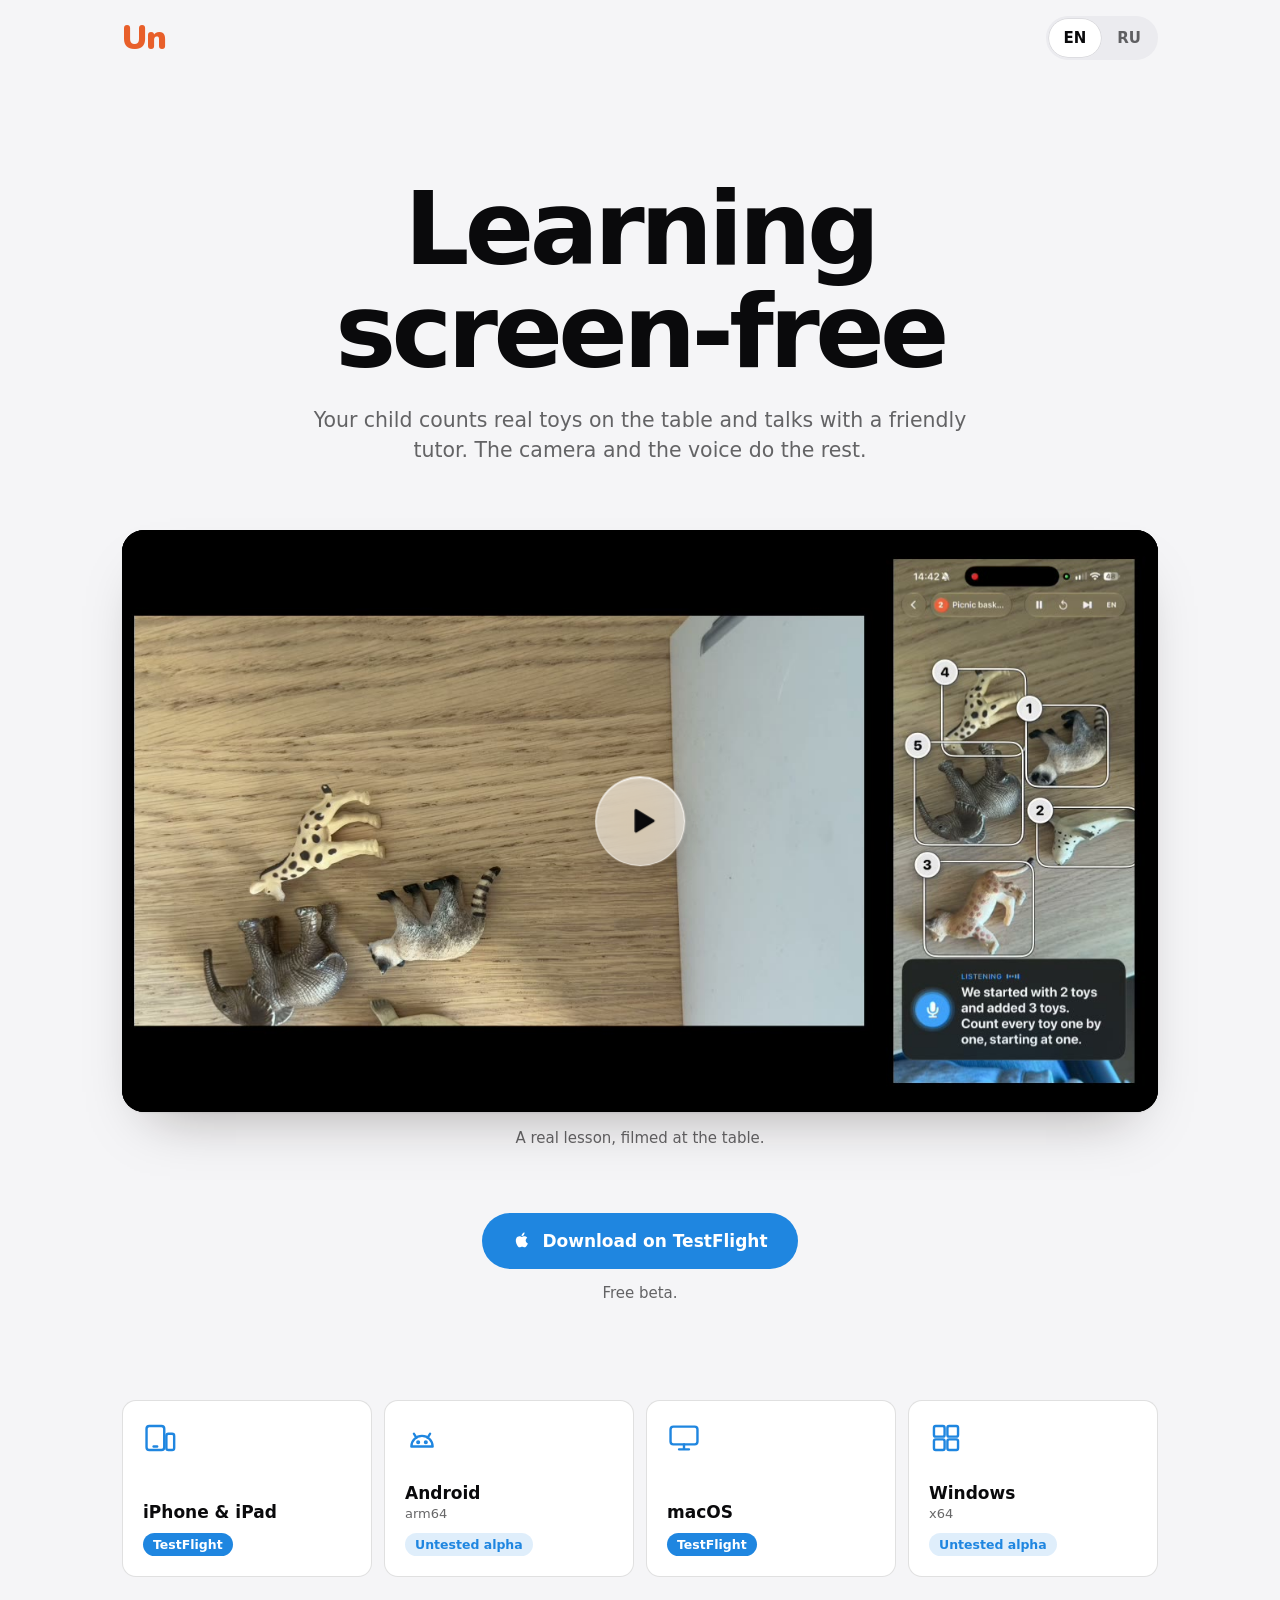
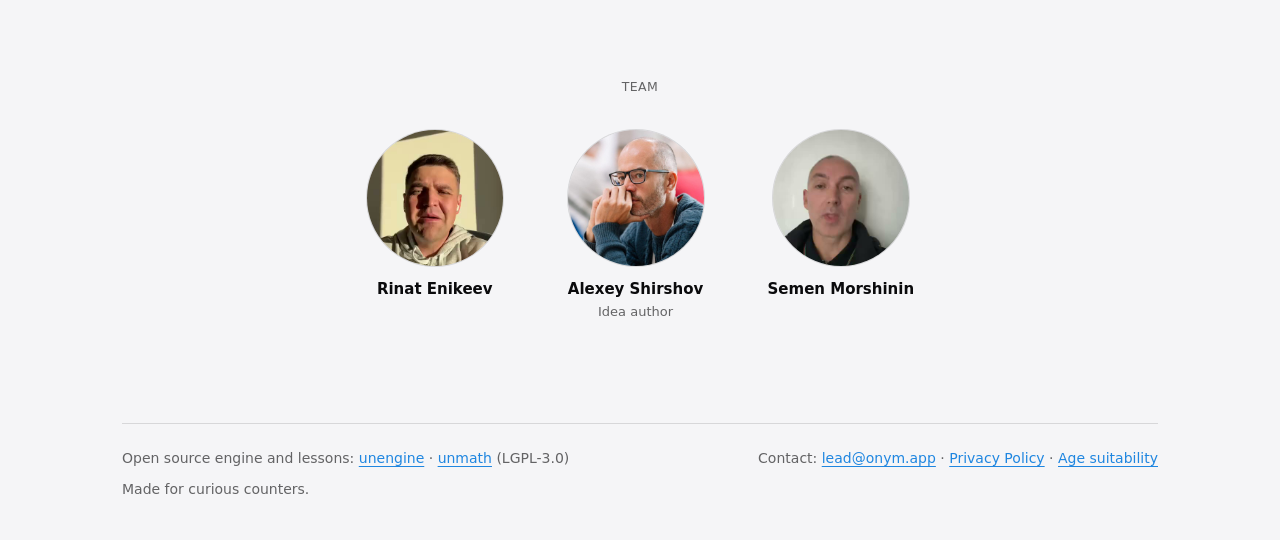
<file: index.html>
<!DOCTYPE html>
<html lang="en">
<head>
<meta charset="utf-8">
<meta name="viewport" content="width=device-width, initial-scale=1">
<title>Un — Learning screen-free</title>
<meta name="description" content="Your child counts real toys on the table and talks with a friendly tutor. The camera and the voice do the rest.">
<meta name="theme-color" content="#f5f5f7" media="(prefers-color-scheme: light)">
<meta name="theme-color" content="#0e0e10" media="(prefers-color-scheme: dark)">
<link rel="icon" href="data:image/svg+xml,%3Csvg xmlns='http://www.w3.org/2000/svg' viewBox='0 0 64 64'%3E%3Crect width='64' height='64' rx='14' fill='%23e85f2a'/%3E%3Ctext x='32' y='44' font-family='system-ui,sans-serif' font-weight='900' font-size='32' text-anchor='middle' fill='white'%3EUn%3C/text%3E%3C/svg%3E">
<link rel="stylesheet" href="/styles.css">
</head>
<body>
<div class="un-site">
<div class="wrap">

  <header class="header">
    <a class="wordmark" href="/" aria-label="Un">Un</a>
    <div class="lang" role="radiogroup" data-i18n-aria="language" aria-label="Language">
      <button type="button" role="radio" data-lang="en" aria-checked="true">EN</button>
      <button type="button" role="radio" data-lang="ru" aria-checked="false">RU</button>
    </div>
  </header>

  <main>
    <section class="hero">
      <h1 data-i18n="hero">Learning screen-free</h1>
      <p data-i18n="sub">Your child counts real toys on the table and talks with a friendly tutor. The camera and the voice do the rest.</p>
    </section>

    <figure class="video">
      <div class="still">
        <video class="demo" src="/media/undemo.mp4" poster="/media/undemo-poster.jpg" preload="none" playsinline></video>
        <button type="button" class="play on-glass" data-i18n-aria="play" aria-label="Play video">
          <svg viewBox="0 0 24 24" fill="currentColor" stroke="currentColor" stroke-width="2" stroke-linejoin="round" aria-hidden="true"><path d="M7 4.5v15l12.5-7.5z"/></svg>
        </button>
      </div>
      <figcaption data-i18n="caption">A real lesson, filmed at the table.</figcaption>
    </figure>

    <section class="cta" id="cta">
      <a class="cta-button" href="https://testflight.apple.com/join/CVzhEu4s">
        <svg class="icon-apple" width="20" height="20" viewBox="0 0 24 24" fill="currentColor" aria-hidden="true"><path d="M16.4 12.6c0-2.2 1.8-3.3 1.9-3.4-1-1.5-2.6-1.7-3.2-1.7-1.4-.1-2.6.8-3.3.8-.7 0-1.7-.8-2.9-.8-1.5 0-2.9.9-3.6 2.2-1.6 2.7-.4 6.7 1.1 8.9.7 1.1 1.6 2.3 2.8 2.2 1.1 0 1.6-.7 2.9-.7 1.4 0 1.8.7 3 .7 1.2 0 2-1.1 2.7-2.2.9-1.2 1.2-2.4 1.2-2.5 0 0-2.6-1-2.6-3.5zM14.2 5.9c.6-.8 1-1.8.9-2.9-.9 0-2 .6-2.6 1.4-.6.7-1.1 1.8-1 2.8 1 .1 2.1-.5 2.7-1.3z"/></svg>
        <svg class="icon-download" width="20" height="20" viewBox="0 0 24 24" fill="none" stroke="currentColor" stroke-width="2.2" stroke-linecap="round" stroke-linejoin="round" aria-hidden="true" hidden><path d="M12 4v11M7 10.5l5 5 5-5M5 20h14"/></svg>
        <span data-i18n="cta">Download on TestFlight</span>
      </a>
      <div class="cta-note" data-i18n="note">Free beta.</div>
    </section>

    <section class="platforms" data-i18n-aria="platforms" aria-label="Platforms">
      <a class="tile tile-active" href="https://testflight.apple.com/join/CVzhEu4s">
        <svg width="34" height="34" viewBox="0 0 24 24" fill="none" stroke="currentColor" stroke-width="1.7" stroke-linecap="round" stroke-linejoin="round" aria-hidden="true"><rect x="2.5" y="3.5" width="12.5" height="17" rx="2"/><rect x="16.5" y="9" width="5.5" height="11.5" rx="1.5"/><path d="M7.5 18h2.5"/></svg>
        <span class="tile-label"><span class="tile-name" data-i18n="apple">iPhone &amp; iPad</span><span class="tile-badge">TestFlight</span></span>
      </a>
      <a class="tile tile-active tile-alpha" href="/download/android">
        <svg width="34" height="34" viewBox="0 0 24 24" fill="none" stroke="currentColor" stroke-width="1.7" stroke-linecap="round" stroke-linejoin="round" aria-hidden="true"><path d="M4.5 18a7.5 7.5 0 0115 0z"/><path d="M8 11.8L6.3 9M16 11.8L17.7 9"/><circle cx="9.3" cy="15" r=".6" fill="currentColor"/><circle cx="14.7" cy="15" r=".6" fill="currentColor"/></svg>
        <span class="tile-label"><span class="tile-name">Android <span class="tile-note">arm64</span></span><span class="tile-badge" data-i18n="alpha">Untested alpha</span></span>
      </a>
      <a class="tile tile-active" href="https://testflight.apple.com/join/CVzhEu4s">
        <svg width="34" height="34" viewBox="0 0 24 24" fill="none" stroke="currentColor" stroke-width="1.7" stroke-linecap="round" stroke-linejoin="round" aria-hidden="true"><rect x="2.5" y="4" width="19" height="12.5" rx="2"/><path d="M12 16.5v3.5M8.5 20h7"/></svg>
        <span class="tile-label"><span class="tile-name">macOS</span><span class="tile-badge">TestFlight</span></span>
      </a>
      <a class="tile tile-active tile-alpha" href="/download/windows">
        <svg width="34" height="34" viewBox="0 0 24 24" fill="none" stroke="currentColor" stroke-width="1.7" stroke-linecap="round" stroke-linejoin="round" aria-hidden="true"><rect x="3.5" y="3.5" width="7.5" height="7.5" rx="1.2"/><rect x="13" y="3.5" width="7.5" height="7.5" rx="1.2"/><rect x="3.5" y="13" width="7.5" height="7.5" rx="1.2"/><rect x="13" y="13" width="7.5" height="7.5" rx="1.2"/></svg>
        <span class="tile-label"><span class="tile-name">Windows <span class="tile-note">x64</span></span><span class="tile-badge" data-i18n="alpha">Untested alpha</span></span>
      </a>
    </section>

    <section class="team" aria-labelledby="team-title">
      <h2 id="team-title" data-i18n="team">Team</h2>
      <ul class="people">
        <li>
          <div class="avatar has-sound" role="button" tabindex="0" aria-pressed="false" data-i18n-aria="rinatSound" aria-label="Play Rinat's video with sound"><video src="/team/rinat.mp4" poster="/team/rinat.jpg" autoplay muted loop playsinline aria-hidden="true"></video></div>
          <span class="egg"><span data-i18n="rinat">Rinat Enikeev</span><span class="egg-alt" aria-hidden="true">Rinat Anykey-ev</span></span>
        </li>
        <li>
          <div class="avatar"><img src="/team/alexey.jpg" alt="" width="400" height="400" loading="lazy"></div>
          <span data-i18n="alexey">Alexey Shirshov</span>
          <span class="role" data-i18n="ideaAuthor">Idea author</span>
        </li>
        <li>
          <div class="avatar has-sound" role="button" tabindex="0" aria-pressed="false" data-i18n-aria="semenSound" aria-label="Play Semen's video with sound"><video src="/team/semen.mp4" poster="/team/semen.jpg" autoplay muted loop playsinline aria-hidden="true"></video></div>
          <span data-i18n="semen">Semen Morshinin</span>
        </li>
      </ul>
    </section>
  </main>

  <footer class="footer">
    <span><span data-i18n="oss">Open source engine and lessons:</span> <a href="https://github.com/sealsbroken/unengine">unengine</a> · <a href="https://github.com/sealsbroken/unmath">unmath</a> (LGPL-3.0)</span>
    <span><span data-i18n="contact">Contact:</span> <a href="mailto:lead@onym.app">lead@onym.app</a> · <a href="/privacy/" data-i18n="privacy">Privacy Policy</a> · <a href="/age/" data-i18n="age">Age suitability</a></span>
    <span data-i18n="made">Made for curious counters.</span>
  </footer>

</div>
</div>
<script src="/main.js"></script>
</body>
</html>
</file>
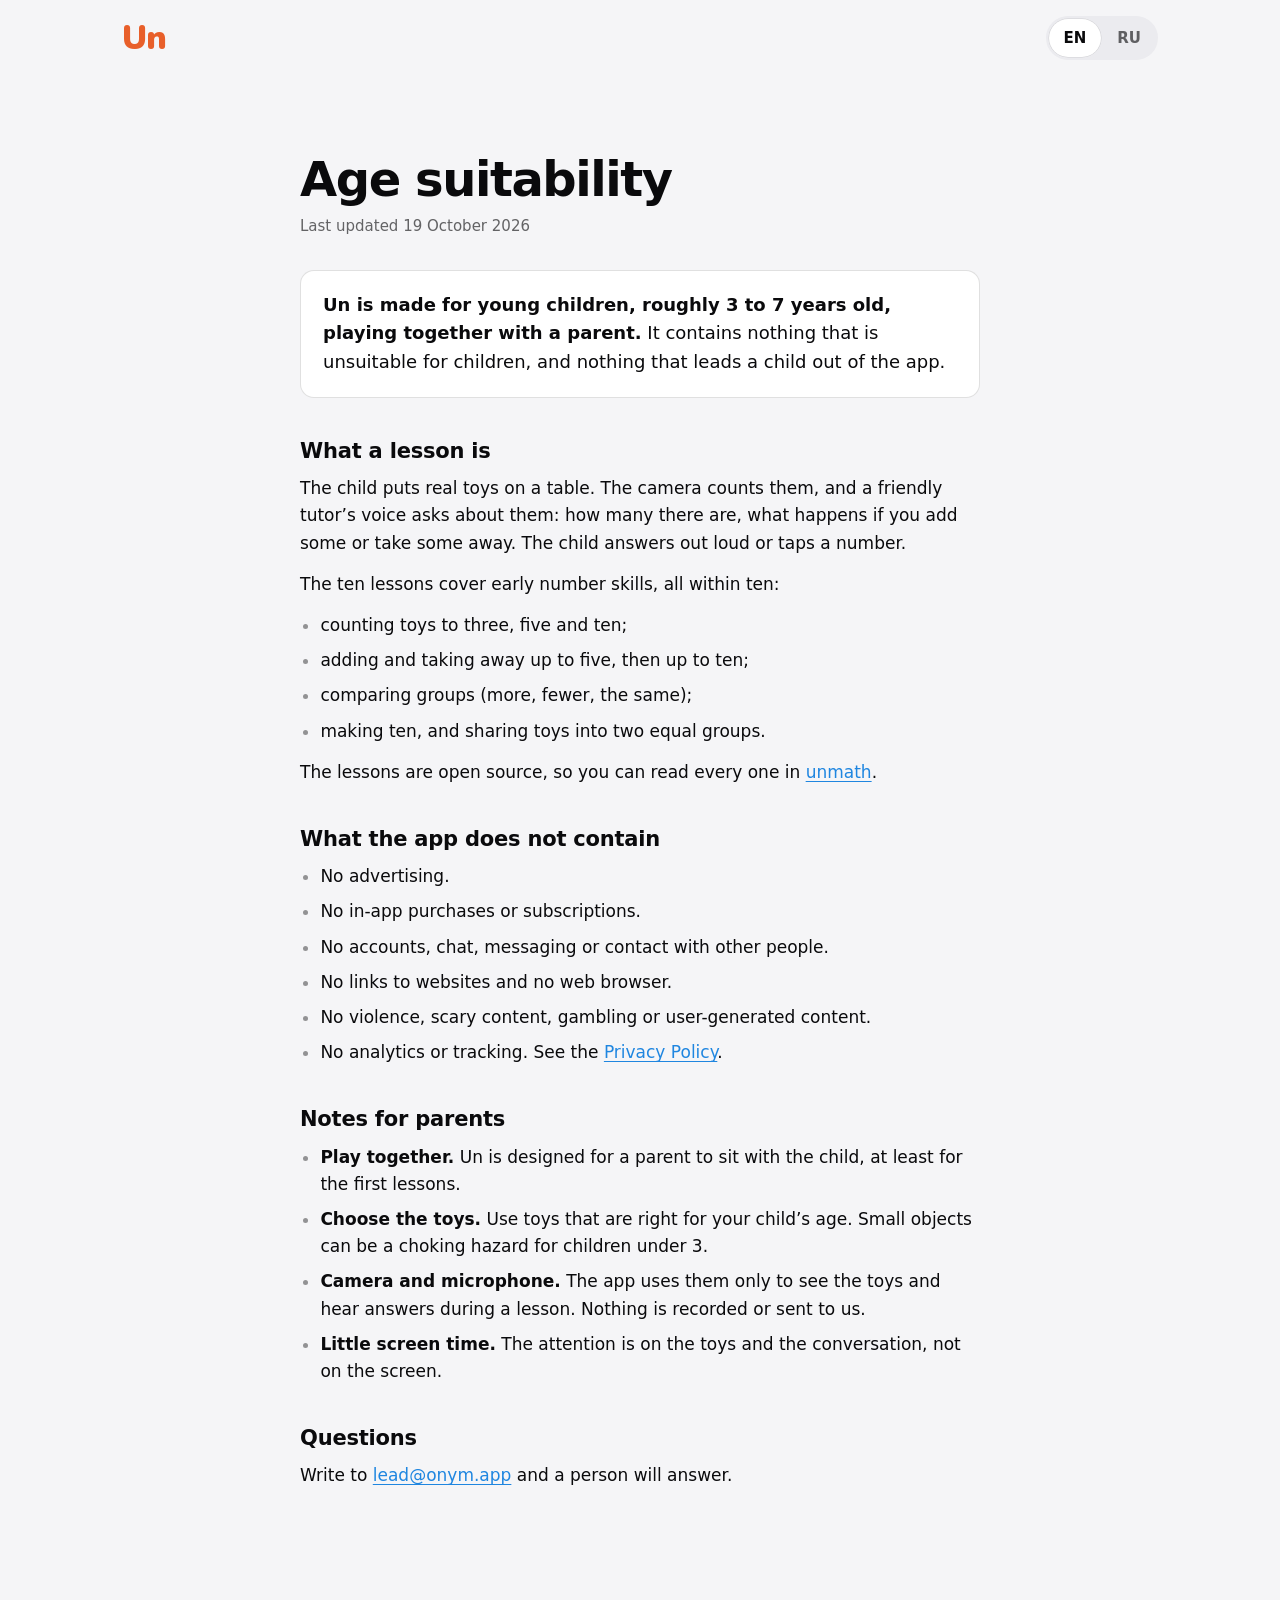
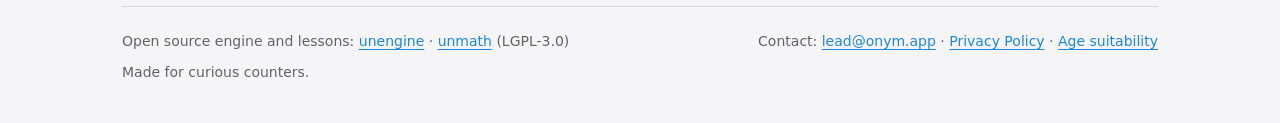
<file: age/index.html>
<!DOCTYPE html>
<html lang="en" data-title-en="Age suitability — Un" data-title-ru="Для какого возраста — Un">
<head>
<meta charset="utf-8">
<meta name="viewport" content="width=device-width, initial-scale=1">
<title>Age suitability — Un</title>
<meta name="description" content="Who Un is for, what a lesson asks of a child, and what the app does not contain: no ads, purchases, chat, links or accounts.">
<meta name="theme-color" content="#f5f5f7" media="(prefers-color-scheme: light)">
<meta name="theme-color" content="#0e0e10" media="(prefers-color-scheme: dark)">
<link rel="icon" href="data:image/svg+xml,%3Csvg xmlns='http://www.w3.org/2000/svg' viewBox='0 0 64 64'%3E%3Crect width='64' height='64' rx='14' fill='%23e85f2a'/%3E%3Ctext x='32' y='44' font-family='system-ui,sans-serif' font-weight='900' font-size='32' text-anchor='middle' fill='white'%3EUn%3C/text%3E%3C/svg%3E">
<link rel="stylesheet" href="/styles.css">
</head>
<body>
<div class="un-site">
<div class="wrap">

  <header class="header">
    <a class="wordmark" href="/" aria-label="Un">Un</a>
    <div class="lang" role="radiogroup" data-i18n-aria="language" aria-label="Language">
      <button type="button" role="radio" data-lang="en" aria-checked="true">EN</button>
      <button type="button" role="radio" data-lang="ru" aria-checked="false">RU</button>
    </div>
  </header>

  <main>
    <article class="doc" lang="en" data-lang-block="en">
      <h1>Age suitability</h1>
      <p class="updated">Last updated 19 October 2026</p>

      <p class="lead"><strong>Un is made for young children, roughly 3 to 7 years old, playing together with a parent.</strong> It contains nothing that is unsuitable for children, and nothing that leads a child out of the app.</p>

      <h2>What a lesson is</h2>
      <p>The child puts real toys on a table. The camera counts them, and a friendly tutor’s voice asks about them: how many there are, what happens if you add some or take some away. The child answers out loud or taps a number.</p>
      <p>The ten lessons cover early number skills, all within ten:</p>
      <ul>
        <li>counting toys to three, five and ten;</li>
        <li>adding and taking away up to five, then up to ten;</li>
        <li>comparing groups (more, fewer, the same);</li>
        <li>making ten, and sharing toys into two equal groups.</li>
      </ul>
      <p>The lessons are open source, so you can read every one in <a href="https://github.com/sealsbroken/unmath">unmath</a>.</p>

      <h2>What the app does not contain</h2>
      <ul>
        <li>No advertising.</li>
        <li>No in-app purchases or subscriptions.</li>
        <li>No accounts, chat, messaging or contact with other people.</li>
        <li>No links to websites and no web browser.</li>
        <li>No violence, scary content, gambling or user-generated content.</li>
        <li>No analytics or tracking. See the <a href="/privacy/">Privacy Policy</a>.</li>
      </ul>

      <h2>Notes for parents</h2>
      <ul>
        <li><strong>Play together.</strong> Un is designed for a parent to sit with the child, at least for the first lessons.</li>
        <li><strong>Choose the toys.</strong> Use toys that are right for your child’s age. Small objects can be a choking hazard for children under 3.</li>
        <li><strong>Camera and microphone.</strong> The app uses them only to see the toys and hear answers during a lesson. Nothing is recorded or sent to us.</li>
        <li><strong>Little screen time.</strong> The attention is on the toys and the conversation, not on the screen.</li>
      </ul>

      <h2>Questions</h2>
      <p>Write to <a href="mailto:lead@onym.app">lead@onym.app</a> and a person will answer.</p>
    </article>

    <article class="doc" lang="ru" data-lang-block="ru">
      <h1>Для какого возраста</h1>
      <p class="updated">Обновлено 19 октября 2026 года</p>

      <p class="lead"><strong>Un сделан для маленьких детей, примерно от 3 до 7 лет, которые занимаются вместе с родителями.</strong> В нём нет ничего неподходящего для детей и ничего, что уводит ребёнка из приложения.</p>

      <h2>Что такое урок</h2>
      <p>Ребёнок ставит на стол настоящие игрушки. Камера их считает, а голос доброго наставника спрашивает о них: сколько их, что будет, если добавить или убрать. Ребёнок отвечает вслух или нажимает на число.</p>
      <p>Десять уроков охватывают первые навыки счёта, всё в пределах десяти:</p>
      <ul>
        <li>счёт игрушек до трёх, пяти и десяти;</li>
        <li>сложение и вычитание до пяти, затем до десяти;</li>
        <li>сравнение групп (больше, меньше, поровну);</li>
        <li>«сделай десять» и деление игрушек на две равные группы.</li>
      </ul>
      <p>Уроки открыты: каждый можно прочитать в <a href="https://github.com/sealsbroken/unmath">unmath</a>.</p>

      <h2>Чего в приложении нет</h2>
      <ul>
        <li>Нет рекламы.</li>
        <li>Нет встроенных покупок и подписок.</li>
        <li>Нет аккаунтов, чатов, сообщений и общения с другими людьми.</li>
        <li>Нет ссылок на сайты и встроенного браузера.</li>
        <li>Нет насилия, страшного, азартных игр и контента от других пользователей.</li>
        <li>Нет аналитики и слежки. См. <a href="/privacy/">Политику конфиденциальности</a>.</li>
      </ul>

      <h2>Родителям</h2>
      <ul>
        <li><strong>Играйте вместе.</strong> Un задуман так, чтобы родитель сидел рядом с ребёнком, хотя бы на первых уроках.</li>
        <li><strong>Выберите игрушки.</strong> Берите игрушки по возрасту ребёнка. Мелкие предметы опасны для детей младше 3 лет: ими можно подавиться.</li>
        <li><strong>Камера и микрофон.</strong> Приложение использует их только чтобы видеть игрушки и слышать ответы во время урока. Ничего не записывается и не отправляется нам.</li>
        <li><strong>Мало экрана.</strong> Внимание ребёнка — на игрушках и разговоре, а не на экране.</li>
      </ul>

      <h2>Вопросы</h2>
      <p>Пишите на <a href="mailto:lead@onym.app">lead@onym.app</a> — ответит живой человек.</p>
    </article>
  </main>

  <footer class="footer">
    <span><span data-i18n="oss">Open source engine and lessons:</span> <a href="https://github.com/sealsbroken/unengine">unengine</a> · <a href="https://github.com/sealsbroken/unmath">unmath</a> (LGPL-3.0)</span>
    <span><span data-i18n="contact">Contact:</span> <a href="mailto:lead@onym.app">lead@onym.app</a> · <a href="/privacy/" data-i18n="privacy">Privacy Policy</a> · <a href="/age/" data-i18n="age" aria-current="page">Age suitability</a></span>
    <span data-i18n="made">Made for curious counters.</span>
  </footer>

</div>
</div>
<script src="/main.js"></script>
</body>
</html>
</file>
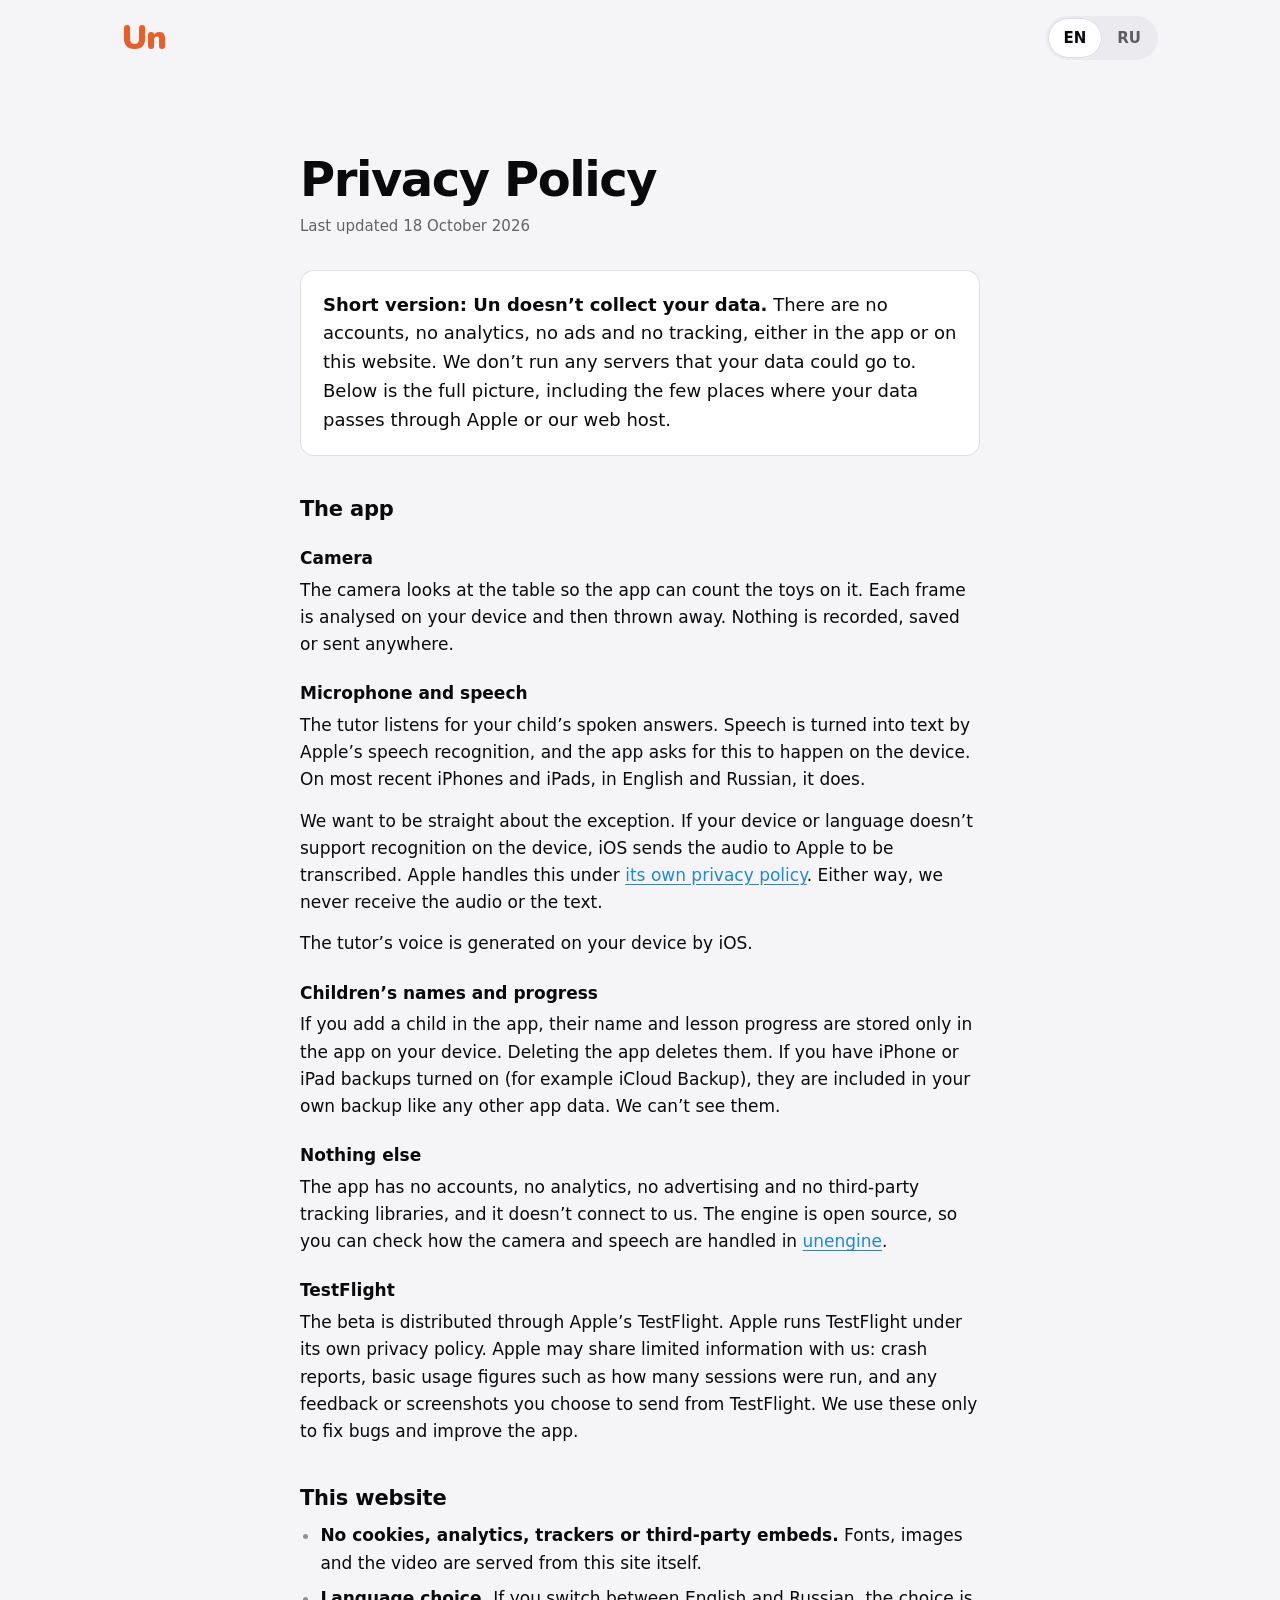
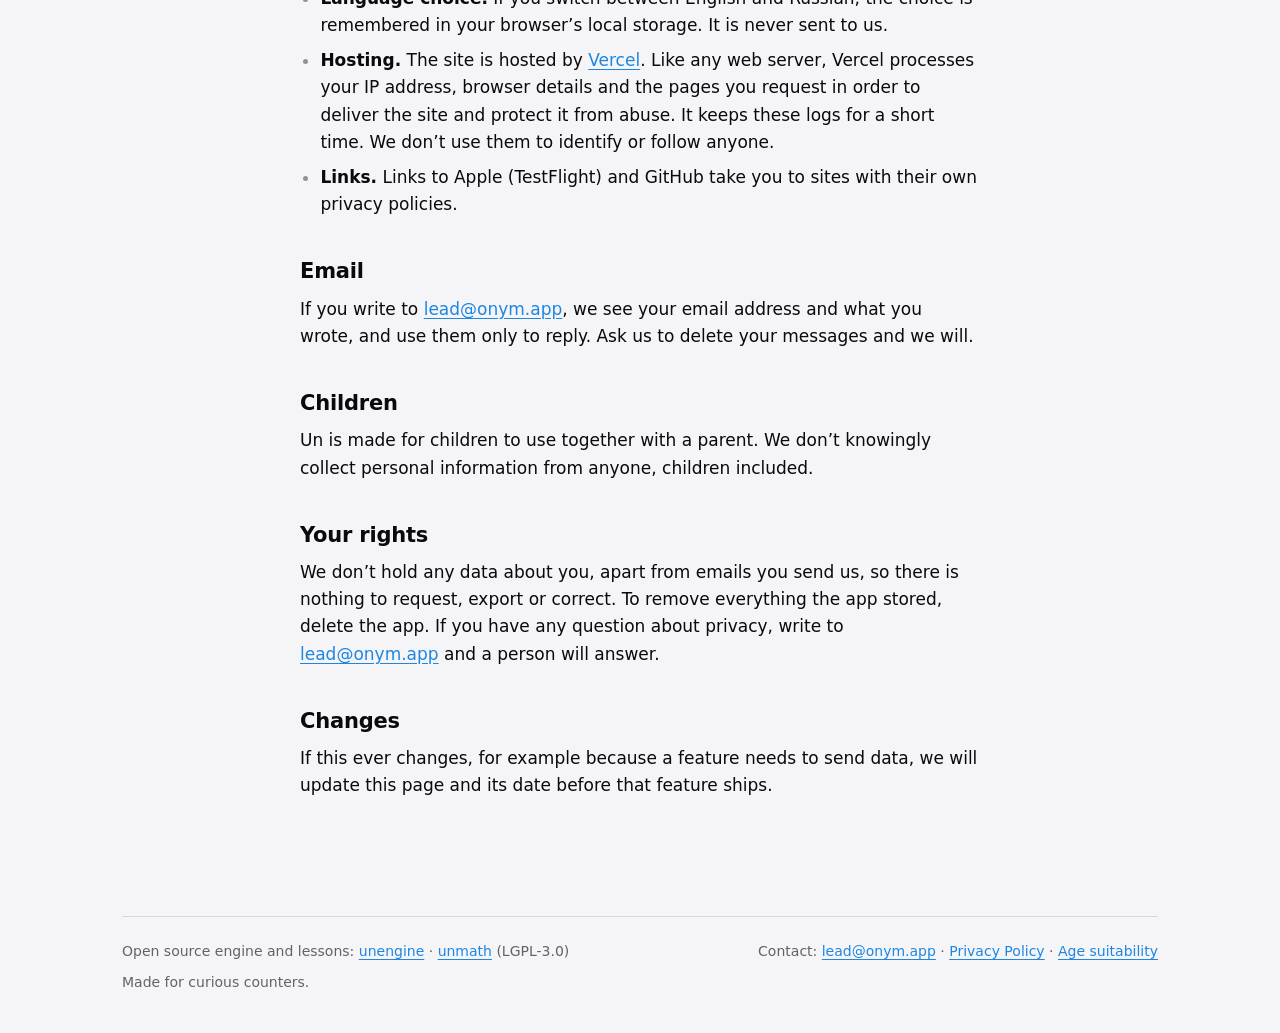
<file: privacy/index.html>
<!DOCTYPE html>
<html lang="en" data-title-en="Privacy Policy — Un" data-title-ru="Политика конфиденциальности — Un">
<head>
<meta charset="utf-8">
<meta name="viewport" content="width=device-width, initial-scale=1">
<title>Privacy Policy — Un</title>
<meta name="description" content="Un collects no personal data: no accounts, no analytics, no tracking. Here is exactly what happens with the camera, the microphone and this website.">
<meta name="theme-color" content="#f5f5f7" media="(prefers-color-scheme: light)">
<meta name="theme-color" content="#0e0e10" media="(prefers-color-scheme: dark)">
<link rel="icon" href="data:image/svg+xml,%3Csvg xmlns='http://www.w3.org/2000/svg' viewBox='0 0 64 64'%3E%3Crect width='64' height='64' rx='14' fill='%23e85f2a'/%3E%3Ctext x='32' y='44' font-family='system-ui,sans-serif' font-weight='900' font-size='32' text-anchor='middle' fill='white'%3EUn%3C/text%3E%3C/svg%3E">
<link rel="stylesheet" href="/styles.css">
</head>
<body>
<div class="un-site">
<div class="wrap">

  <header class="header">
    <a class="wordmark" href="/" aria-label="Un">Un</a>
    <div class="lang" role="radiogroup" data-i18n-aria="language" aria-label="Language">
      <button type="button" role="radio" data-lang="en" aria-checked="true">EN</button>
      <button type="button" role="radio" data-lang="ru" aria-checked="false">RU</button>
    </div>
  </header>

  <main>
    <article class="doc" lang="en" data-lang-block="en">
      <h1>Privacy Policy</h1>
      <p class="updated">Last updated 18 October 2026</p>

      <p class="lead"><strong>Short version: Un doesn’t collect your data.</strong> There are no accounts, no analytics, no ads and no tracking, either in the app or on this website. We don’t run any servers that your data could go to. Below is the full picture, including the few places where your data passes through Apple or our web host.</p>

      <h2>The app</h2>
      <h3>Camera</h3>
      <p>The camera looks at the table so the app can count the toys on it. Each frame is analysed on your device and then thrown away. Nothing is recorded, saved or sent anywhere.</p>

      <h3>Microphone and speech</h3>
      <p>The tutor listens for your child’s spoken answers. Speech is turned into text by Apple’s speech recognition, and the app asks for this to happen on the device. On most recent iPhones and iPads, in English and Russian, it does.</p>
      <p>We want to be straight about the exception. If your device or language doesn’t support recognition on the device, iOS sends the audio to Apple to be transcribed. Apple handles this under <a href="https://www.apple.com/legal/privacy/">its own privacy policy</a>. Either way, we never receive the audio or the text.</p>
      <p>The tutor’s voice is generated on your device by iOS.</p>

      <h3>Children’s names and progress</h3>
      <p>If you add a child in the app, their name and lesson progress are stored only in the app on your device. Deleting the app deletes them. If you have iPhone or iPad backups turned on (for example iCloud Backup), they are included in your own backup like any other app data. We can’t see them.</p>

      <h3>Nothing else</h3>
      <p>The app has no accounts, no analytics, no advertising and no third-party tracking libraries, and it doesn’t connect to us. The engine is open source, so you can check how the camera and speech are handled in <a href="https://github.com/sealsbroken/unengine">unengine</a>.</p>

      <h3>TestFlight</h3>
      <p>The beta is distributed through Apple’s TestFlight. Apple runs TestFlight under its own privacy policy. Apple may share limited information with us: crash reports, basic usage figures such as how many sessions were run, and any feedback or screenshots you choose to send from TestFlight. We use these only to fix bugs and improve the app.</p>

      <h2>This website</h2>
      <ul>
        <li><strong>No cookies, analytics, trackers or third-party embeds.</strong> Fonts, images and the video are served from this site itself.</li>
        <li><strong>Language choice.</strong> If you switch between English and Russian, the choice is remembered in your browser’s local storage. It is never sent to us.</li>
        <li><strong>Hosting.</strong> The site is hosted by <a href="https://vercel.com/legal/privacy-policy">Vercel</a>. Like any web server, Vercel processes your IP address, browser details and the pages you request in order to deliver the site and protect it from abuse. It keeps these logs for a short time. We don’t use them to identify or follow anyone.</li>
        <li><strong>Links.</strong> Links to Apple (TestFlight) and GitHub take you to sites with their own privacy policies.</li>
      </ul>

      <h2>Email</h2>
      <p>If you write to <a href="mailto:lead@onym.app">lead@onym.app</a>, we see your email address and what you wrote, and use them only to reply. Ask us to delete your messages and we will.</p>

      <h2>Children</h2>
      <p>Un is made for children to use together with a parent. We don’t knowingly collect personal information from anyone, children included.</p>

      <h2>Your rights</h2>
      <p>We don’t hold any data about you, apart from emails you send us, so there is nothing to request, export or correct. To remove everything the app stored, delete the app. If you have any question about privacy, write to <a href="mailto:lead@onym.app">lead@onym.app</a> and a person will answer.</p>

      <h2>Changes</h2>
      <p>If this ever changes, for example because a feature needs to send data, we will update this page and its date before that feature ships.</p>
    </article>

    <article class="doc" lang="ru" data-lang-block="ru">
      <h1>Политика конфиденциальности</h1>
      <p class="updated">Обновлено 18 октября 2026 года</p>

      <p class="lead"><strong>Коротко: Un не собирает ваши данные.</strong> Нет аккаунтов, аналитики, рекламы и слежки — ни в приложении, ни на этом сайте. У нас нет серверов, куда могли бы попасть ваши данные. Ниже — всё подробно, включая те немногие случаи, когда данные проходят через Apple или наш хостинг.</p>

      <h2>Приложение</h2>
      <h3>Камера</h3>
      <p>Камера смотрит на стол, чтобы приложение могло посчитать игрушки. Каждый кадр обрабатывается на устройстве и сразу отбрасывается. Ничего не записывается, не сохраняется и никуда не отправляется.</p>

      <h3>Микрофон и речь</h3>
      <p>Наставник слушает устные ответы ребёнка. Речь превращается в текст с помощью распознавания речи Apple, и приложение просит делать это на устройстве. На большинстве современных iPhone и iPad для английского и русского так и происходит.</p>
      <p>Честно скажем об исключении. Если ваше устройство или язык не поддерживают распознавание на устройстве, iOS отправляет звук в Apple для расшифровки. Apple обрабатывает его по <a href="https://www.apple.com/legal/privacy/ru/">своей политике конфиденциальности</a>. В любом случае ни звук, ни текст к нам не попадают.</p>
      <p>Голос наставника синтезирует сама iOS на вашем устройстве.</p>

      <h3>Имена детей и прогресс</h3>
      <p>Если вы добавляете ребёнка в приложении, его имя и прогресс по урокам хранятся только в приложении на вашем устройстве. Удалите приложение — удалятся и они. Если у вас включены резервные копии iPhone или iPad (например, в iCloud), эти данные попадут в вашу собственную копию, как данные любого приложения. Мы их не видим.</p>

      <h3>Больше ничего</h3>
      <p>В приложении нет аккаунтов, аналитики, рекламы и сторонних библиотек для отслеживания, и оно не связывается с нами. Движок открыт: как обрабатываются камера и речь, можно проверить в <a href="https://github.com/sealsbroken/unengine">unengine</a>.</p>

      <h3>TestFlight</h3>
      <p>Бета-версия распространяется через TestFlight от Apple, который работает по политике конфиденциальности Apple. Apple может передавать нам ограниченные сведения: отчёты о сбоях, общую статистику использования (например, число запусков) и отзывы или скриншоты, которые вы сами решите отправить из TestFlight. Мы используем их только чтобы исправлять ошибки и улучшать приложение.</p>

      <h2>Этот сайт</h2>
      <ul>
        <li><strong>Никаких cookie, аналитики, трекеров и сторонних встраиваний.</strong> Шрифты, картинки и видео загружаются с этого же сайта.</li>
        <li><strong>Выбор языка.</strong> Если вы переключаете язык, выбор запоминается в локальном хранилище вашего браузера и никогда не отправляется нам.</li>
        <li><strong>Хостинг.</strong> Сайт размещён на <a href="https://vercel.com/legal/privacy-policy">Vercel</a>. Как и любой веб-сервер, Vercel обрабатывает ваш IP-адрес, сведения о браузере и запрошенные страницы, чтобы показать сайт и защитить его от злоупотреблений, и недолго хранит эти журналы. Мы не используем их, чтобы узнавать или отслеживать людей.</li>
        <li><strong>Ссылки.</strong> Ссылки на Apple (TestFlight) и GitHub ведут на сайты со своими политиками конфиденциальности.</li>
      </ul>

      <h2>Почта</h2>
      <p>Если вы пишете на <a href="mailto:lead@onym.app">lead@onym.app</a>, мы видим ваш адрес и текст письма и используем их только для ответа. Попросите удалить переписку — удалим.</p>

      <h2>Дети</h2>
      <p>Un сделан для того, чтобы дети занимались вместе с родителями. Мы сознательно не собираем личные данные ни о ком, в том числе о детях.</p>

      <h2>Ваши права</h2>
      <p>Мы не храним данных о вас, кроме писем, которые вы нам отправили, поэтому запрашивать, выгружать или исправлять нечего. Чтобы удалить всё, что сохранило приложение, удалите приложение. С любым вопросом о конфиденциальности пишите на <a href="mailto:lead@onym.app">lead@onym.app</a> — ответит живой человек.</p>

      <h2>Изменения</h2>
      <p>Если что-то изменится — например, появится функция, которой нужно отправлять данные, — мы обновим эту страницу и дату до того, как такая функция выйдет.</p>
    </article>
  </main>

  <footer class="footer">
    <span><span data-i18n="oss">Open source engine and lessons:</span> <a href="https://github.com/sealsbroken/unengine">unengine</a> · <a href="https://github.com/sealsbroken/unmath">unmath</a> (LGPL-3.0)</span>
    <span><span data-i18n="contact">Contact:</span> <a href="mailto:lead@onym.app">lead@onym.app</a> · <a href="/privacy/" data-i18n="privacy" aria-current="page">Privacy Policy</a> · <a href="/age/" data-i18n="age">Age suitability</a></span>
    <span data-i18n="made">Made for curious counters.</span>
  </footer>

</div>
</div>
<script src="/main.js"></script>
</body>
</html>
</file>
<file: styles.css>
/* Onym design tokens (from _ds_bundle.css). Theme follows the system. */
:root {
  color-scheme: light dark;
  --on-bg: #ffffff;
  --on-surface: #f5f5f7;
  --on-surface2: #ffffff;
  --on-surface3: #ebebef;
  --on-text: #0a0a0c;
  --on-text2: rgba(10, 10, 12, 0.62);
  --on-text3: rgba(10, 10, 12, 0.42);
  --on-hairline: rgba(0, 0, 0, 0.06);
  --on-hairline-strong: rgba(0, 0, 0, 0.12);
  --on-blue: #1f86e0;
  --on-on-accent: #ffffff;
  --on-accent-orange: #e85f2a;
  --on-glass: rgba(255, 255, 255, 0.58);
  --on-glass-bd: rgba(255, 255, 255, 0.6);
  --on-glass-hi: rgba(255, 255, 255, 0.9);
  --on-glass-shadow: 0 10px 32px -6px rgba(24, 24, 40, 0.22);
  --on-font: -apple-system, BlinkMacSystemFont, system-ui, "Helvetica Neue", sans-serif;
  --on-font-mono: ui-monospace, SFMono-Regular, Menlo, monospace;
  --un-rounded: ui-rounded, "SF Pro Rounded", Nunito, system-ui, sans-serif;
  --un-ring: 0 0 0 3px var(--on-surface), 0 0 0 6px var(--on-blue);
}
@media (prefers-color-scheme: dark) {
  :root {
    --on-bg: #000000;
    --on-surface: #0e0e10;
    --on-surface2: #17171a;
    --on-surface3: #1f1f23;
    --on-text: #f2f2f4;
    --on-text2: rgba(242, 242, 244, 0.62);
    --on-text3: rgba(242, 242, 244, 0.4);
    --on-hairline: rgba(255, 255, 255, 0.07);
    --on-hairline-strong: rgba(255, 255, 255, 0.12);
    --on-blue: #3fa8ff;
    --on-on-accent: #000000;
    --on-accent-orange: #ff7a45;
    --on-glass: rgba(58, 58, 62, 0.48);
    --on-glass-bd: rgba(255, 255, 255, 0.13);
    --on-glass-hi: rgba(255, 255, 255, 0.12);
    --on-glass-shadow: 0 12px 34px -8px rgba(0, 0, 0, 0.65);
  }
}

/* Self-hosted so the site makes no third-party requests (SIL Open Font License). */
@font-face {
  font-family: "Nunito";
  font-style: normal;
  font-weight: 900;
  font-display: swap;
  src: url("/fonts/nunito-900-latin.woff2") format("woff2");
}

*, *::before, *::after { box-sizing: border-box; }
html, body { margin: 0; }
body {
  min-height: 100vh;
  background: var(--on-surface);
  color: var(--on-text);
  font: 16px/1.35 var(--on-font);
  -webkit-font-smoothing: antialiased;
}

.on-glass {
  background: var(--on-glass);
  border: 0.5px solid var(--on-glass-bd);
  box-shadow: var(--on-glass-shadow), inset 0 1px 0 var(--on-glass-hi);
  -webkit-backdrop-filter: blur(20px) saturate(1.6);
  backdrop-filter: blur(20px) saturate(1.6);
}

.un-site { container-type: inline-size; width: 100%; }
.un-site a { color: var(--on-blue); text-underline-offset: 3px; }
.un-site a:hover { text-decoration: underline; }

.wrap {
  max-width: 1100px;
  margin: 0 auto;
  padding: 0 clamp(20px, 3.4cqw, 32px);
  display: flex;
  flex-direction: column;
}

/* Header */
.header {
  display: flex;
  align-items: center;
  justify-content: space-between;
  gap: 16px;
  min-height: 76px;
}
.un-site a.wordmark {
  font: 900 34px/1 var(--un-rounded);
  letter-spacing: -1.2px;
  color: var(--on-accent-orange);
  text-decoration: none;
}
.lang {
  display: flex;
  gap: 2px;
  padding: 3px;
  border-radius: 999px;
  background: var(--on-surface3);
}
.lang button {
  min-width: 52px;
  height: 38px;
  border-radius: 999px;
  border: 0;
  font: 600 15px var(--on-font);
  cursor: pointer;
  background: transparent;
  color: var(--on-text2);
}
.lang button[aria-checked="true"] {
  background: var(--on-surface2);
  color: var(--on-text);
  box-shadow: 0 0 0 0.5px var(--on-hairline-strong);
}
.lang button:focus-visible { outline: 2px solid var(--on-blue); outline-offset: 2px; }

/* Hero */
.hero {
  padding: clamp(56px, 8cqw, 112px) 0 0;
  display: flex;
  flex-direction: column;
  align-items: center;
  gap: clamp(16px, 1.8cqw, 24px);
  text-align: center;
}
.hero h1 {
  margin: 0;
  font: 700 clamp(46px, 8cqw, 108px)/1 var(--on-font);
  letter-spacing: -0.045em;
  text-wrap: balance;
}
.hero p {
  margin: 0;
  max-width: 34em;
  font: 400 clamp(18px, 1.6cqw, 22px)/1.45 var(--on-font);
  color: var(--on-text2);
  text-wrap: pretty;
}

/* Video still */
.video {
  margin: clamp(40px, 5cqw, 72px) 0 0;
  display: flex;
  flex-direction: column;
  gap: 16px;
}
.still {
  position: relative;
  aspect-ratio: 16 / 9;
  border-radius: 22px;
  overflow: hidden;
  background: #000;
  box-shadow: 0 1px 2px rgba(0, 0, 0, .06), 0 28px 56px -28px rgba(20, 12, 4, .35);
}
.demo { position: absolute; inset: 0; width: 100%; height: 100%; object-fit: contain; background: #000; }
.play[hidden] { display: none; }

.play {
  position: absolute; left: 50%; top: 50%;
  width: clamp(64px, 7cqw, 96px); aspect-ratio: 1;
  border-radius: 50%;
  transform: translate(-50%, -50%);
  display: flex; align-items: center; justify-content: center;
  color: #0a0a0c; cursor: pointer; padding: 0;
  transition: transform .2s cubic-bezier(.34, 1.56, .64, 1);
}
.play:hover { transform: translate(-50%, -50%) scale(1.06); }
.play:focus-visible { outline: 3px solid var(--on-blue); outline-offset: 4px; }
.play svg { width: 38%; height: 38%; margin-left: 7%; }

.video figcaption {
  font-size: 15px; line-height: 1.4;
  color: var(--on-text2);
  text-align: center;
  text-wrap: pretty;
}

/* CTA */
.cta {
  margin-top: clamp(44px, 5cqw, 64px);
  display: flex; flex-direction: column; align-items: center;
  gap: 14px; text-align: center;
  scroll-margin-top: 24px;
}
.un-site a.cta-button {
  display: inline-flex; align-items: center; justify-content: center; gap: 10px;
  min-height: 56px; padding: 12px 30px;
  border-radius: 999px;
  background: var(--on-blue); color: var(--on-on-accent);
  font: 600 17px/1.2 var(--on-font);
  text-decoration: none;
  transition: background .15s, transform .15s, box-shadow .15s;
}
.un-site a.cta-button:hover { background: color-mix(in srgb, var(--on-blue) 84%, #000); text-decoration: none; }
.un-site a.cta-button:focus-visible { outline: none; box-shadow: var(--un-ring); }
.un-site a.cta-button:active { transform: scale(.97); background: color-mix(in srgb, var(--on-blue) 84%, #000); }
.cta-button svg { margin-top: -3px; flex: none; }
.cta-button svg[hidden] { display: none; }
.cta-note { font-size: 15px; color: var(--on-text2); }

/* Platforms */
.platforms {
  margin-top: clamp(64px, 7.5cqw, 104px);
  display: grid;
  grid-template-columns: repeat(auto-fit, minmax(150px, 1fr));
  gap: 12px;
}
.tile {
  display: flex; flex-direction: column; justify-content: space-between;
  gap: 28px; min-height: 150px; padding: 20px;
  border-radius: 14px;
  border: 1px solid var(--on-hairline-strong);
  color: var(--on-text2);
}
.tile svg { color: var(--on-text3); }
.tile-label { display: flex; flex-direction: column; align-items: flex-start; gap: 10px; }
.tile-name { font: 600 17px/1.25 var(--on-font); }
.tile-badge {
  padding: 4px 10px; border-radius: 999px;
  background: var(--on-surface3); color: var(--on-text2);
  font: 600 12.5px/1.2 var(--on-font);
}
.un-site a.tile-active {
  background: var(--on-surface2);
  color: var(--on-text);
  text-decoration: none;
  transition: transform .2s ease, box-shadow .2s ease, border-color .2s ease;
}
.tile-active svg { color: var(--on-blue); }
.tile-active .tile-badge { background: var(--on-blue); color: var(--on-on-accent); }
.un-site a.tile-active:hover {
  transform: translateY(-3px);
  box-shadow: 0 14px 28px -16px rgba(0, 0, 0, .3);
  border-color: color-mix(in srgb, var(--on-blue) 45%, transparent);
  text-decoration: none;
}
.un-site a.tile-active:focus-visible { outline: none; box-shadow: var(--un-ring); }

/* Team */
.team {
  margin-top: clamp(72px, 8cqw, 112px);
  display: flex; flex-direction: column; align-items: center;
  gap: clamp(24px, 3cqw, 36px);
}
.team h2 {
  margin: 0;
  font: 500 12.5px/1.2 var(--on-font);
  letter-spacing: .4px;
  text-transform: uppercase;
  color: var(--on-text2);
}
.people {
  list-style: none; margin: 0; padding: 0;
  display: flex; flex-wrap: wrap; justify-content: center;
  gap: 28px clamp(28px, 5cqw, 64px);
}
.people li {
  display: flex; flex-direction: column; align-items: center; gap: 14px;
  font: 600 15px/1.3 var(--on-font);
  text-align: center;
}
.avatar {
  width: clamp(104px, 12cqw, 136px); aspect-ratio: 1;
  border-radius: 50%; overflow: hidden;
  background: var(--on-surface3);
  box-shadow: 0 0 0 1px var(--on-hairline-strong);
}
.avatar video, .avatar img {
  display: block; width: 100%; height: 100%; object-fit: cover;
}
/* The source clip has its own circle mask baked in; zoom past its edge. */
.avatar video { transform: scale(1.08); }

/* Footer */
.footer {
  margin-top: clamp(72px, 8cqw, 112px);
  padding: 24px 0 40px;
  border-top: 1px solid var(--on-hairline-strong);
  display: flex; flex-wrap: wrap; align-items: baseline; justify-content: space-between;
  gap: 10px 24px;
  font-size: 14px; line-height: 1.5;
  color: var(--on-text2);
}
.footer span:first-child { text-wrap: pretty; }

@media (prefers-reduced-motion: reduce) {
  .un-site * { transition: none !important; }
}

.avatar.has-sound { cursor: pointer; transition: box-shadow .2s ease; }
.avatar.has-sound[aria-pressed="true"] { box-shadow: 0 0 0 2px var(--on-blue); }
.avatar.has-sound:focus-visible { outline: none; box-shadow: var(--un-ring); }

/* Text pages (privacy) */
html[lang="ru"] [data-lang-block="en"],
html:not([lang="ru"]) [data-lang-block="ru"] { display: none; }
.doc {
  max-width: 680px;
  margin: 0 auto;
  padding: clamp(40px, 6cqw, 80px) 0 0;
  font: 400 17px/1.6 var(--on-font);
  color: var(--on-text);
}
.doc h1 {
  margin: 0 0 8px;
  font: 700 clamp(34px, 5cqw, 48px)/1.1 var(--on-font);
  letter-spacing: -0.03em;
  text-wrap: balance;
}
.doc .updated { margin: 0 0 32px; font-size: 15px; color: var(--on-text2); }
.doc .lead {
  margin: 0 0 8px;
  padding: 20px 22px;
  border-radius: 14px;
  background: var(--on-surface2);
  border: 1px solid var(--on-hairline-strong);
  font-size: 18px;
  text-wrap: pretty;
}
.doc h2 { margin: 40px 0 10px; font: 600 21px/1.3 var(--on-font); letter-spacing: -0.01em; }
.doc h3 { margin: 24px 0 6px; font: 600 17px/1.4 var(--on-font); }
.doc p, .doc ul { margin: 0 0 14px; text-wrap: pretty; }
.doc ul { padding-left: 1.2em; }
.doc li { margin: 0 0 8px; }
.doc li::marker { color: var(--on-text3); }
.doc strong { font-weight: 600; }

/* Easter egg: hover Rinat's name. Both spellings share one grid cell, so the
   wider one sets the width and nothing shifts when they swap. */
.egg { display: inline-grid; cursor: default; }
.egg > span { grid-area: 1 / 1; transition: opacity .15s ease; }
.egg .egg-alt { opacity: 0; }
.egg:hover > span:first-child { opacity: 0; }
.egg:hover .egg-alt { opacity: 1; }

/* macOS alpha: a live download, but marked as rougher than the TestFlight build. */
.tile-note { display: block; margin-top: 2px; font: 400 13px/1.3 var(--on-font); color: var(--on-text2); }
.tile-alpha .tile-badge {
  background: color-mix(in srgb, var(--on-blue) 14%, transparent);
  color: var(--on-blue);
}

/* A line under a team member's name; pulled up to sit with the name. */
.people .role { margin-top: -10px; font: 400 13px/1.3 var(--on-font); color: var(--on-text2); }
</file>
